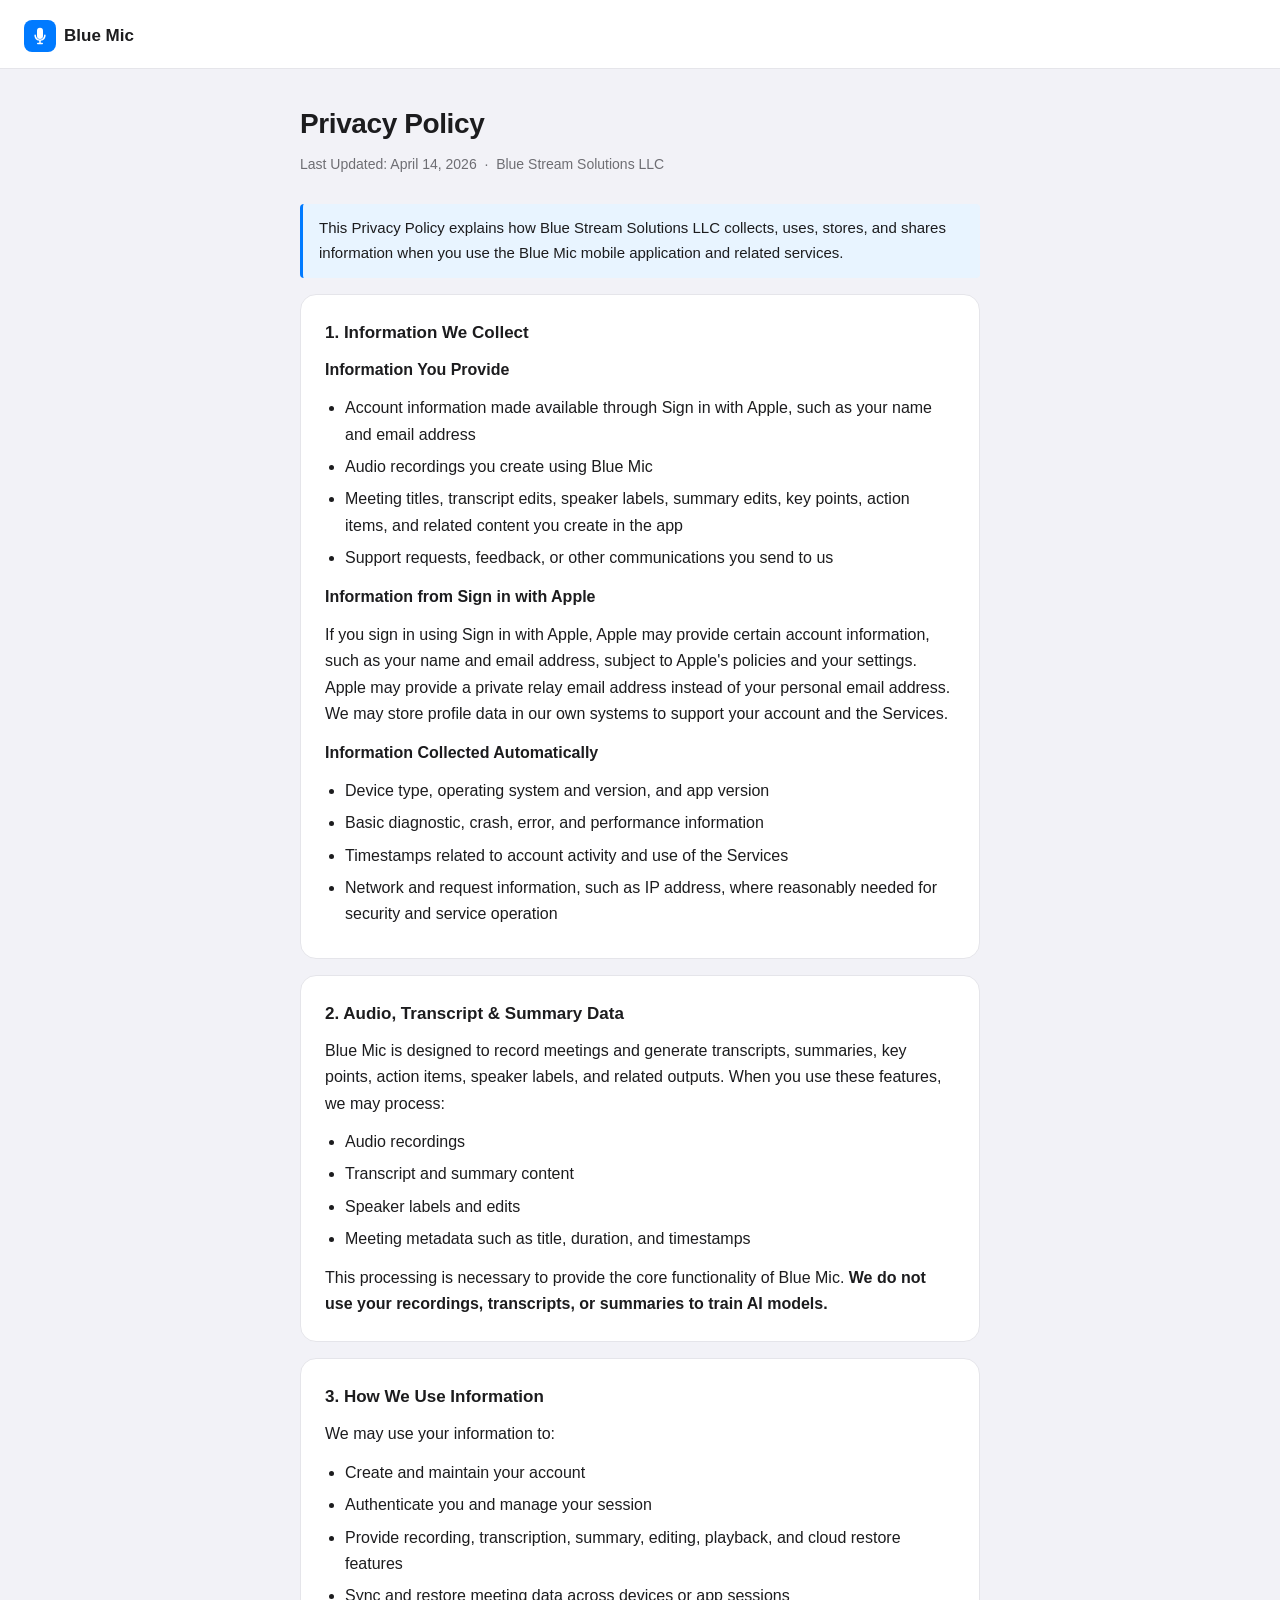
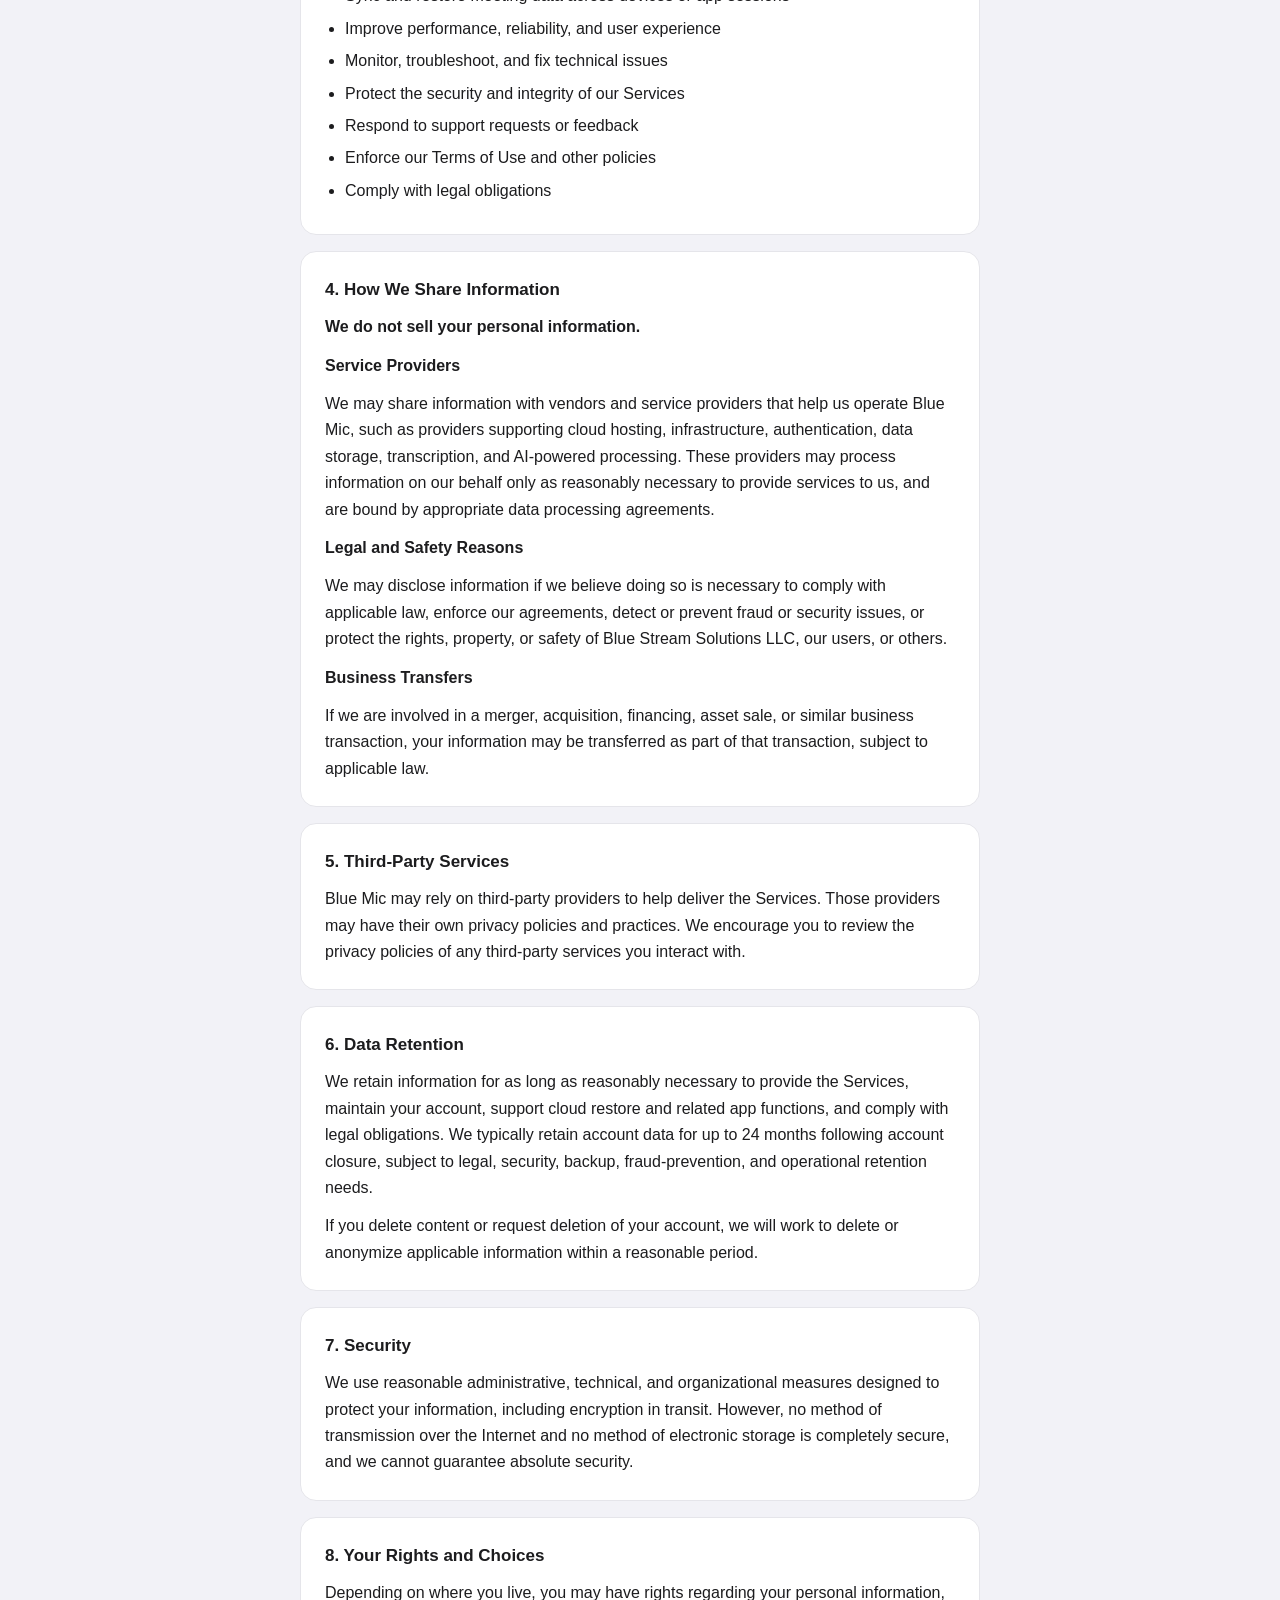
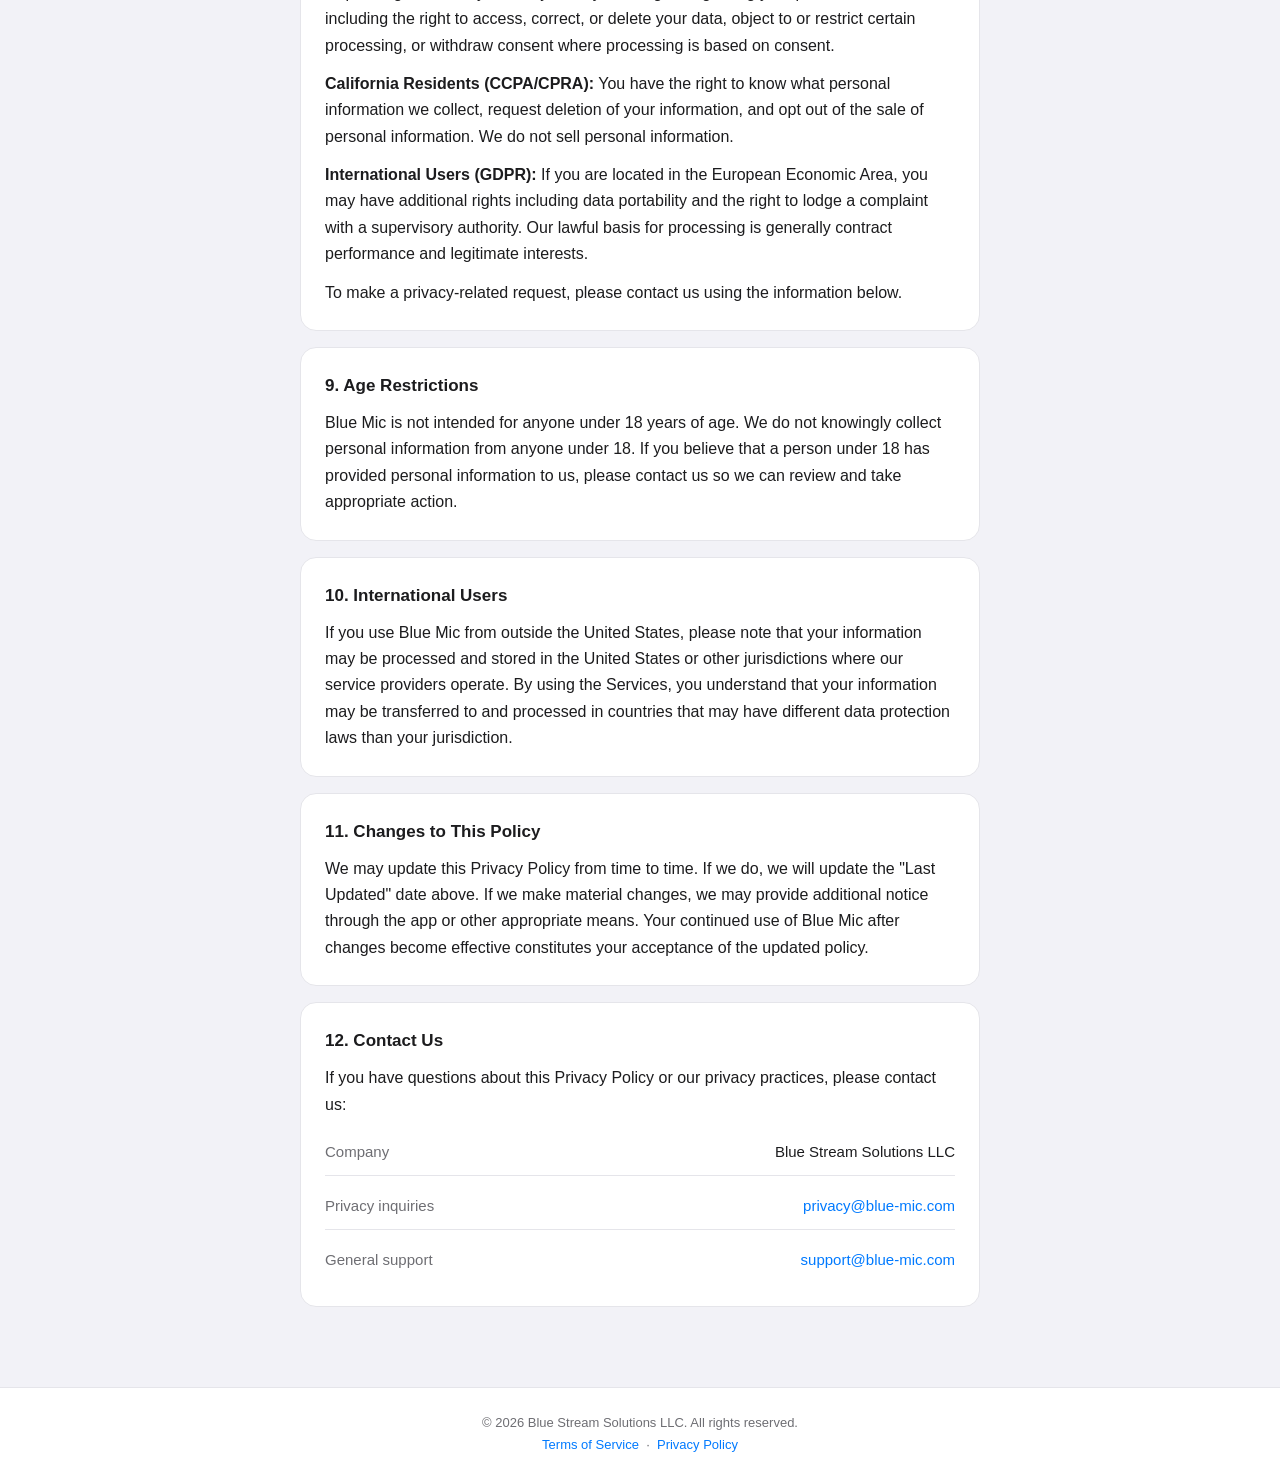
<file: privacy.html>
<!DOCTYPE html>
<html lang="en">
<head>
  <meta charset="UTF-8" />
  <meta name="viewport" content="width=device-width, initial-scale=1.0" />
  <title>Privacy Policy – Blue Mic</title>
  <style>
    :root {
      --blue: #007AFF;
      --text: #1c1c1e;
      --secondary: #6e6e73;
      --bg: #f2f2f7;
      --card: #ffffff;
      --border: #e5e5ea;
    }
    * { box-sizing: border-box; margin: 0; padding: 0; }
    body {
      font-family: -apple-system, BlinkMacSystemFont, "Segoe UI", Helvetica, Arial, sans-serif;
      background: var(--bg);
      color: var(--text);
      font-size: 16px;
      line-height: 1.65;
      -webkit-font-smoothing: antialiased;
    }
    header {
      background: var(--card);
      border-bottom: 1px solid var(--border);
      padding: 20px 24px 16px;
      position: sticky;
      top: 0;
      z-index: 10;
    }
    header .logo {
      display: flex;
      align-items: center;
      gap: 8px;
      text-decoration: none;
    }
    header .logo-icon {
      width: 32px;
      height: 32px;
      background: var(--blue);
      border-radius: 8px;
      display: flex;
      align-items: center;
      justify-content: center;
    }
    header .logo-icon svg { width: 18px; height: 18px; fill: white; }
    header .logo-name {
      font-size: 17px;
      font-weight: 600;
      color: var(--text);
    }
    .container {
      max-width: 720px;
      margin: 0 auto;
      padding: 32px 20px 64px;
    }
    h1 {
      font-size: 28px;
      font-weight: 700;
      letter-spacing: -0.4px;
      margin-bottom: 6px;
    }
    .meta {
      font-size: 14px;
      color: var(--secondary);
      margin-bottom: 28px;
    }
    .card {
      background: var(--card);
      border-radius: 16px;
      padding: 24px;
      margin-bottom: 16px;
      border: 1px solid var(--border);
    }
    h2 {
      font-size: 17px;
      font-weight: 600;
      margin-bottom: 10px;
      color: var(--text);
    }
    p { margin-bottom: 12px; color: var(--text); }
    p:last-child { margin-bottom: 0; }
    ul {
      padding-left: 20px;
      margin-bottom: 12px;
    }
    ul:last-child { margin-bottom: 0; }
    li { margin-bottom: 6px; }
    a { color: var(--blue); text-decoration: none; }
    a:hover { text-decoration: underline; }
    .highlight {
      background: #e8f4ff;
      border-left: 3px solid var(--blue);
      border-radius: 4px;
      padding: 12px 16px;
      font-size: 15px;
      color: var(--text);
      margin-bottom: 16px;
    }
    .contact-grid {
      display: flex;
      flex-direction: column;
      gap: 8px;
    }
    .contact-item {
      display: flex;
      justify-content: space-between;
      align-items: center;
      padding: 10px 0;
      border-bottom: 1px solid var(--border);
      font-size: 15px;
    }
    .contact-item:last-child { border-bottom: none; }
    .contact-label { color: var(--secondary); }
    footer {
      text-align: center;
      font-size: 13px;
      color: var(--secondary);
      padding: 24px 20px;
      border-top: 1px solid var(--border);
      background: var(--card);
    }
  </style>
</head>
<body>

<header>
  <a class="logo" href="https://blue-mic.com">
    <div class="logo-icon">
      <svg viewBox="0 0 24 24" xmlns="http://www.w3.org/2000/svg">
        <path d="M12 1a4 4 0 0 1 4 4v7a4 4 0 0 1-8 0V5a4 4 0 0 1 4-4zm-6.5 9a1 1 0 0 1 1 1 5.5 5.5 0 0 0 11 0 1 1 0 1 1 2 0 7.5 7.5 0 0 1-6.5 7.43V21h2a1 1 0 1 1 0 2h-6a1 1 0 1 1 0-2h2v-2.57A7.5 7.5 0 0 1 4.5 11a1 1 0 0 1 1-1z"/>
      </svg>
    </div>
    <span class="logo-name">Blue Mic</span>
  </a>
</header>

<div class="container">
  <h1>Privacy Policy</h1>
  <p class="meta">Last Updated: April 14, 2026 &nbsp;·&nbsp; Blue Stream Solutions LLC</p>

  <div class="highlight">
    This Privacy Policy explains how Blue Stream Solutions LLC collects, uses, stores, and shares information when you use the Blue Mic mobile application and related services.
  </div>

  <div class="card">
    <h2>1. Information We Collect</h2>
    <p><strong>Information You Provide</strong></p>
    <ul>
      <li>Account information made available through Sign in with Apple, such as your name and email address</li>
      <li>Audio recordings you create using Blue Mic</li>
      <li>Meeting titles, transcript edits, speaker labels, summary edits, key points, action items, and related content you create in the app</li>
      <li>Support requests, feedback, or other communications you send to us</li>
    </ul>
    <p><strong>Information from Sign in with Apple</strong></p>
    <p>If you sign in using Sign in with Apple, Apple may provide certain account information, such as your name and email address, subject to Apple's policies and your settings. Apple may provide a private relay email address instead of your personal email address. We may store profile data in our own systems to support your account and the Services.</p>
    <p><strong>Information Collected Automatically</strong></p>
    <ul>
      <li>Device type, operating system and version, and app version</li>
      <li>Basic diagnostic, crash, error, and performance information</li>
      <li>Timestamps related to account activity and use of the Services</li>
      <li>Network and request information, such as IP address, where reasonably needed for security and service operation</li>
    </ul>
  </div>

  <div class="card">
    <h2>2. Audio, Transcript & Summary Data</h2>
    <p>Blue Mic is designed to record meetings and generate transcripts, summaries, key points, action items, speaker labels, and related outputs. When you use these features, we may process:</p>
    <ul>
      <li>Audio recordings</li>
      <li>Transcript and summary content</li>
      <li>Speaker labels and edits</li>
      <li>Meeting metadata such as title, duration, and timestamps</li>
    </ul>
    <p>This processing is necessary to provide the core functionality of Blue Mic. <strong>We do not use your recordings, transcripts, or summaries to train AI models.</strong></p>
  </div>

  <div class="card">
    <h2>3. How We Use Information</h2>
    <p>We may use your information to:</p>
    <ul>
      <li>Create and maintain your account</li>
      <li>Authenticate you and manage your session</li>
      <li>Provide recording, transcription, summary, editing, playback, and cloud restore features</li>
      <li>Sync and restore meeting data across devices or app sessions</li>
      <li>Improve performance, reliability, and user experience</li>
      <li>Monitor, troubleshoot, and fix technical issues</li>
      <li>Protect the security and integrity of our Services</li>
      <li>Respond to support requests or feedback</li>
      <li>Enforce our Terms of Use and other policies</li>
      <li>Comply with legal obligations</li>
    </ul>
  </div>

  <div class="card">
    <h2>4. How We Share Information</h2>
    <p><strong>We do not sell your personal information.</strong></p>
    <p><strong>Service Providers</strong></p>
    <p>We may share information with vendors and service providers that help us operate Blue Mic, such as providers supporting cloud hosting, infrastructure, authentication, data storage, transcription, and AI-powered processing. These providers may process information on our behalf only as reasonably necessary to provide services to us, and are bound by appropriate data processing agreements.</p>
    <p><strong>Legal and Safety Reasons</strong></p>
    <p>We may disclose information if we believe doing so is necessary to comply with applicable law, enforce our agreements, detect or prevent fraud or security issues, or protect the rights, property, or safety of Blue Stream Solutions LLC, our users, or others.</p>
    <p><strong>Business Transfers</strong></p>
    <p>If we are involved in a merger, acquisition, financing, asset sale, or similar business transaction, your information may be transferred as part of that transaction, subject to applicable law.</p>
  </div>

  <div class="card">
    <h2>5. Third-Party Services</h2>
    <p>Blue Mic may rely on third-party providers to help deliver the Services. Those providers may have their own privacy policies and practices. We encourage you to review the privacy policies of any third-party services you interact with.</p>
  </div>

  <div class="card">
    <h2>6. Data Retention</h2>
    <p>We retain information for as long as reasonably necessary to provide the Services, maintain your account, support cloud restore and related app functions, and comply with legal obligations. We typically retain account data for up to 24 months following account closure, subject to legal, security, backup, fraud-prevention, and operational retention needs.</p>
    <p>If you delete content or request deletion of your account, we will work to delete or anonymize applicable information within a reasonable period.</p>
  </div>

  <div class="card">
    <h2>7. Security</h2>
    <p>We use reasonable administrative, technical, and organizational measures designed to protect your information, including encryption in transit. However, no method of transmission over the Internet and no method of electronic storage is completely secure, and we cannot guarantee absolute security.</p>
  </div>

  <div class="card">
    <h2>8. Your Rights and Choices</h2>
    <p>Depending on where you live, you may have rights regarding your personal information, including the right to access, correct, or delete your data, object to or restrict certain processing, or withdraw consent where processing is based on consent.</p>
    <p><strong>California Residents (CCPA/CPRA):</strong> You have the right to know what personal information we collect, request deletion of your information, and opt out of the sale of personal information. We do not sell personal information.</p>
    <p><strong>International Users (GDPR):</strong> If you are located in the European Economic Area, you may have additional rights including data portability and the right to lodge a complaint with a supervisory authority. Our lawful basis for processing is generally contract performance and legitimate interests.</p>
    <p>To make a privacy-related request, please contact us using the information below.</p>
  </div>

  <div class="card">
    <h2>9. Age Restrictions</h2>
    <p>Blue Mic is not intended for anyone under 18 years of age. We do not knowingly collect personal information from anyone under 18. If you believe that a person under 18 has provided personal information to us, please contact us so we can review and take appropriate action.</p>
  </div>

  <div class="card">
    <h2>10. International Users</h2>
    <p>If you use Blue Mic from outside the United States, please note that your information may be processed and stored in the United States or other jurisdictions where our service providers operate. By using the Services, you understand that your information may be transferred to and processed in countries that may have different data protection laws than your jurisdiction.</p>
  </div>

  <div class="card">
    <h2>11. Changes to This Policy</h2>
    <p>We may update this Privacy Policy from time to time. If we do, we will update the "Last Updated" date above. If we make material changes, we may provide additional notice through the app or other appropriate means. Your continued use of Blue Mic after changes become effective constitutes your acceptance of the updated policy.</p>
  </div>

  <div class="card">
    <h2>12. Contact Us</h2>
    <p>If you have questions about this Privacy Policy or our privacy practices, please contact us:</p>
    <div class="contact-grid">
      <div class="contact-item">
        <span class="contact-label">Company</span>
        <span>Blue Stream Solutions LLC</span>
      </div>
      <div class="contact-item">
        <span class="contact-label">Privacy inquiries</span>
        <a href="mailto:privacy@blue-mic.com">privacy@blue-mic.com</a>
      </div>
      <div class="contact-item">
        <span class="contact-label">General support</span>
        <a href="mailto:support@blue-mic.com">support@blue-mic.com</a>
      </div>
    </div>
  </div>
</div>

<footer>
  &copy; 2026 Blue Stream Solutions LLC. All rights reserved.<br>
  <a href="https://blue-mic.com/terms">Terms of Service</a> &nbsp;·&nbsp; <a href="https://blue-mic.com/privacy">Privacy Policy</a>
</footer>

</body>
</html>
</file>
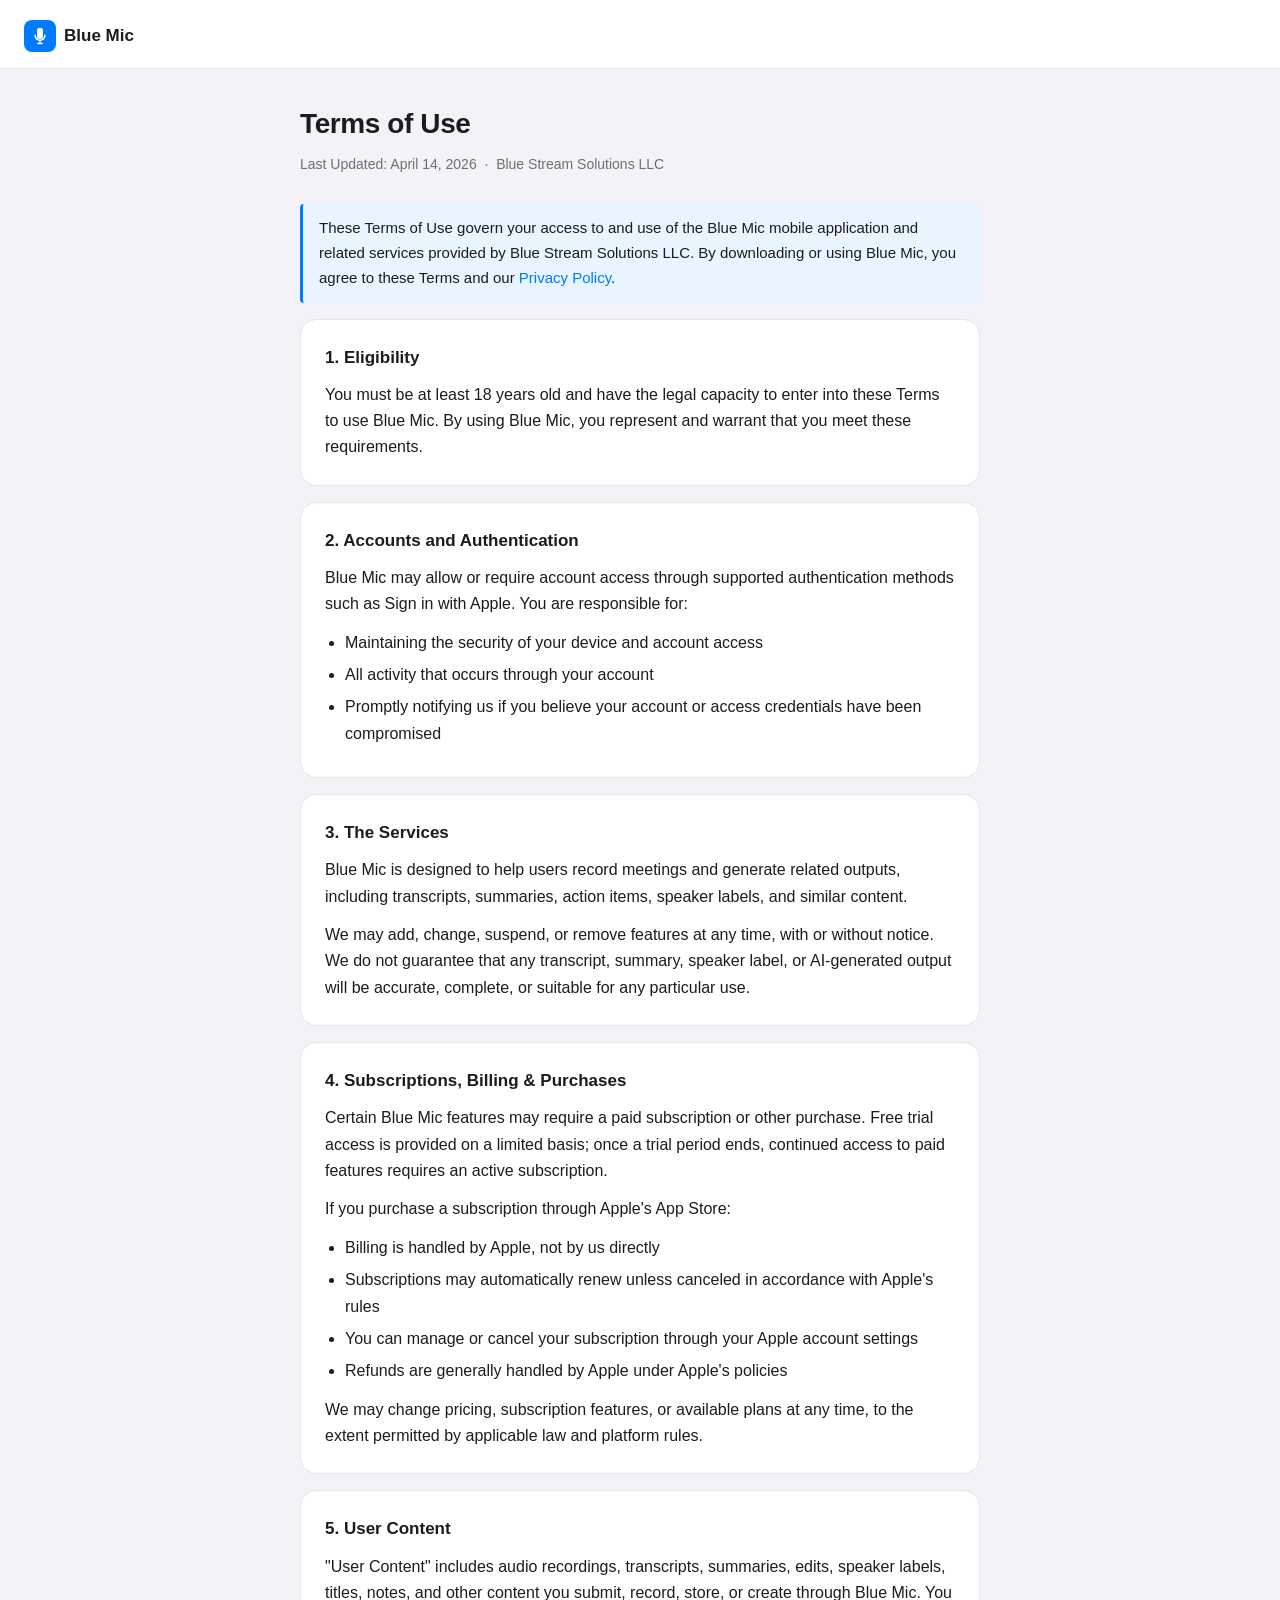
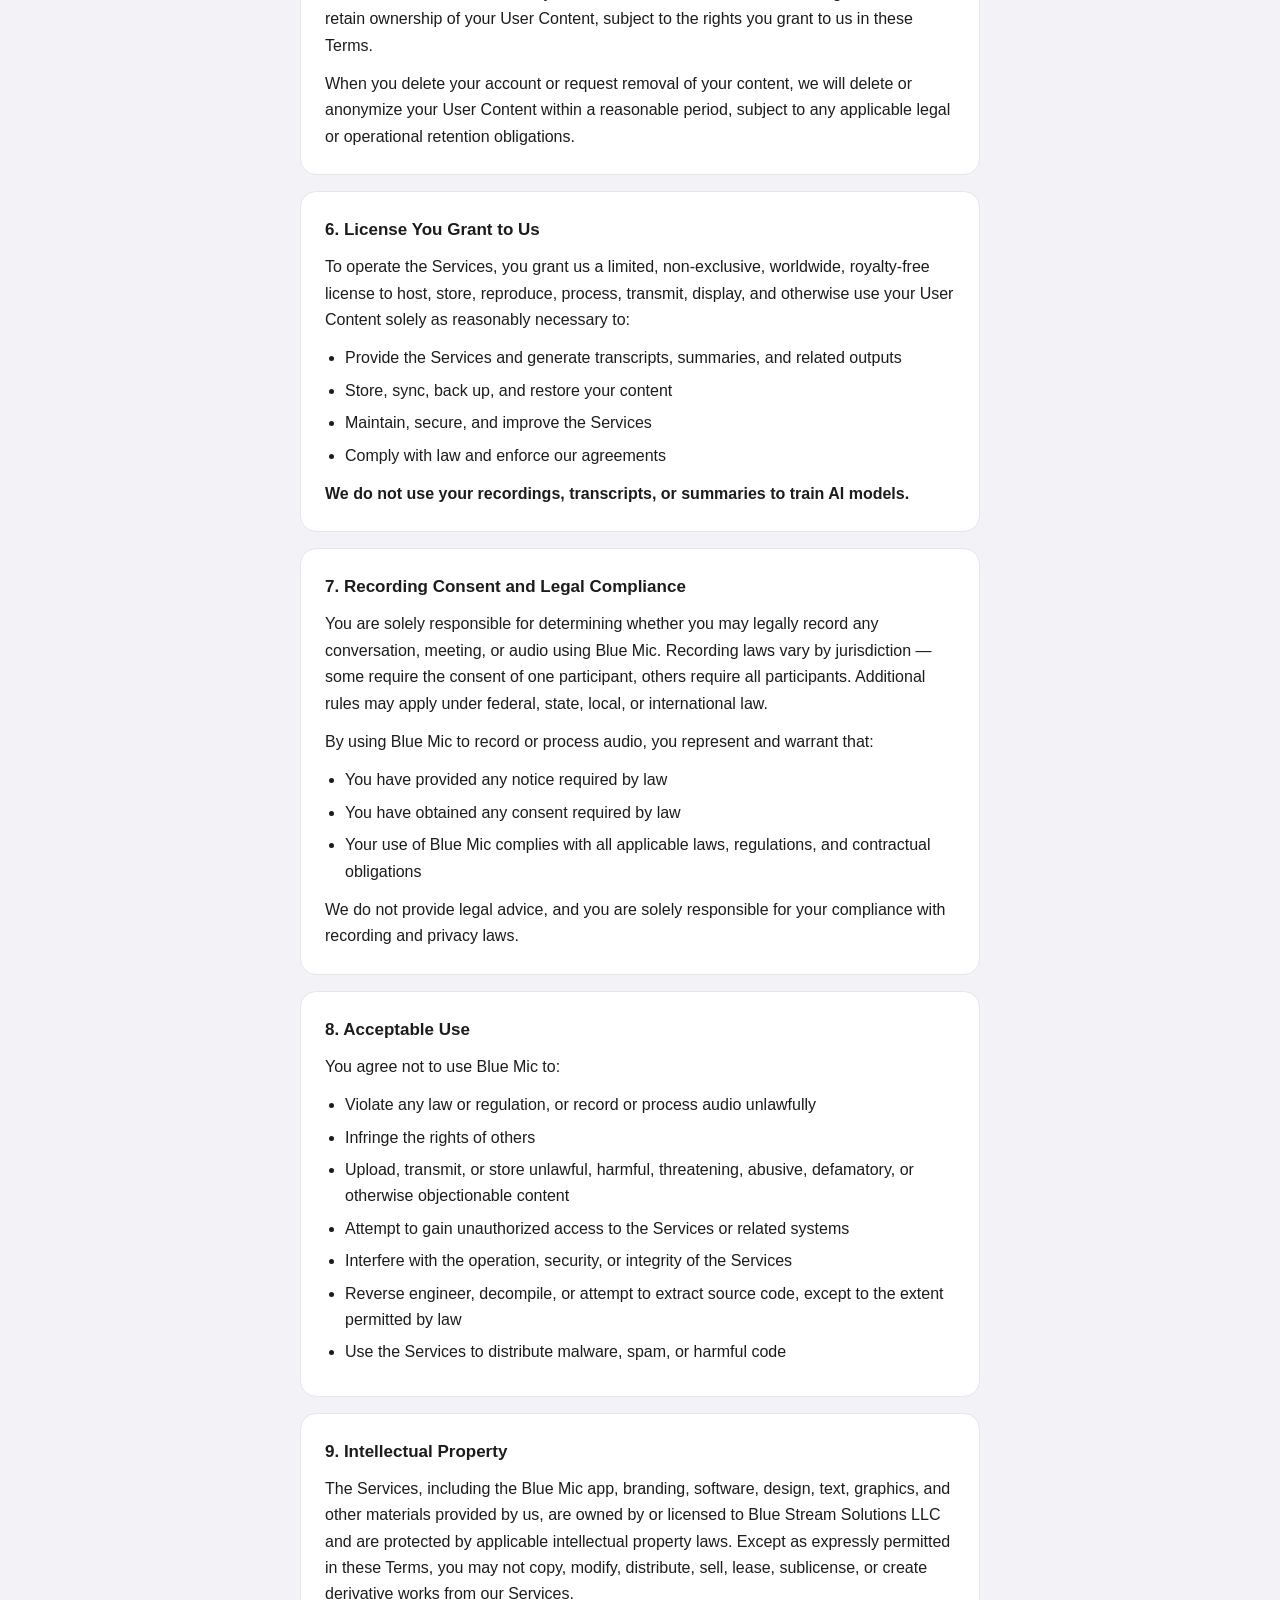
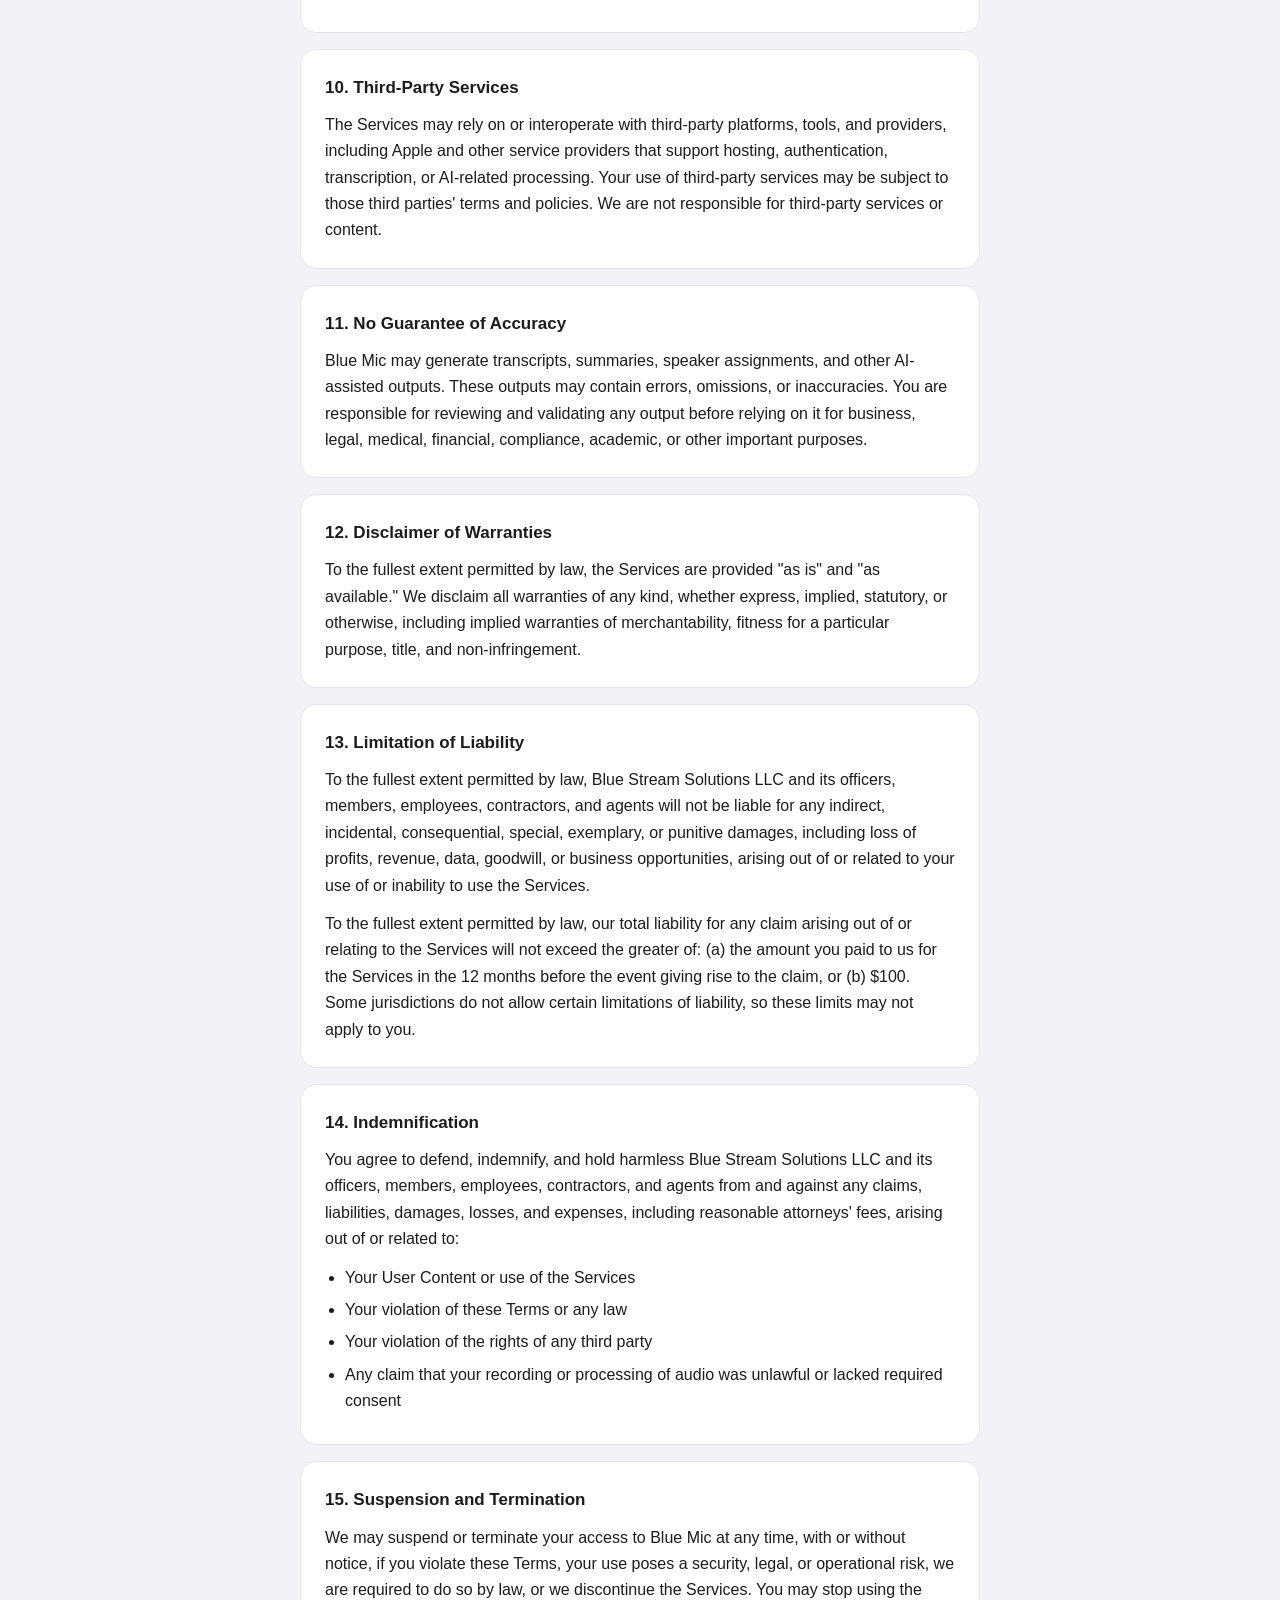
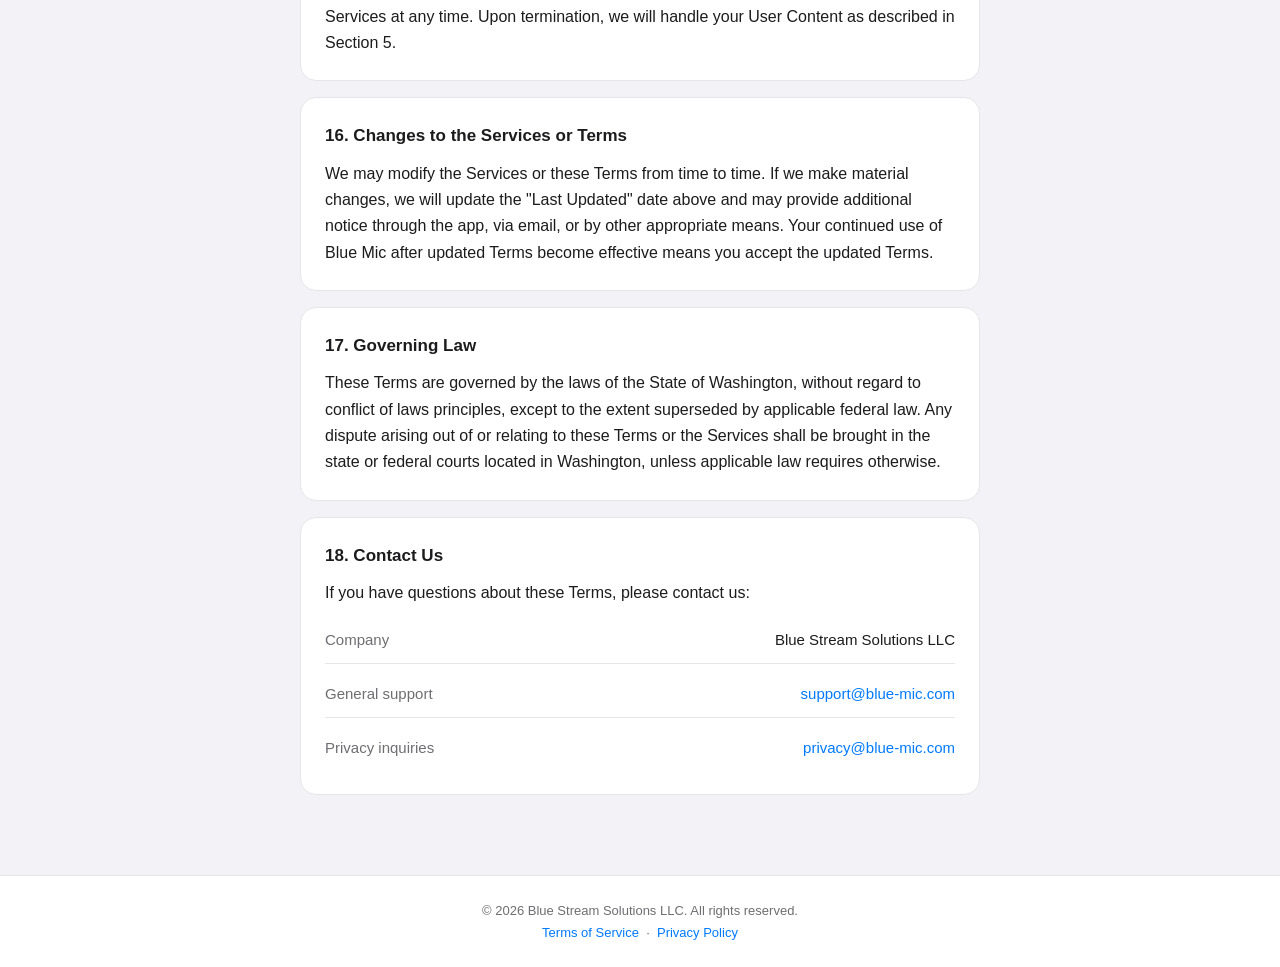
<file: terms.html>
<!DOCTYPE html>
<html lang="en">
<head>
  <meta charset="UTF-8" />
  <meta name="viewport" content="width=device-width, initial-scale=1.0" />
  <title>Terms of Use – Blue Mic</title>
  <style>
    :root {
      --blue: #007AFF;
      --text: #1c1c1e;
      --secondary: #6e6e73;
      --bg: #f2f2f7;
      --card: #ffffff;
      --border: #e5e5ea;
    }
    * { box-sizing: border-box; margin: 0; padding: 0; }
    body {
      font-family: -apple-system, BlinkMacSystemFont, "Segoe UI", Helvetica, Arial, sans-serif;
      background: var(--bg);
      color: var(--text);
      font-size: 16px;
      line-height: 1.65;
      -webkit-font-smoothing: antialiased;
    }
    header {
      background: var(--card);
      border-bottom: 1px solid var(--border);
      padding: 20px 24px 16px;
      position: sticky;
      top: 0;
      z-index: 10;
    }
    header .logo {
      display: flex;
      align-items: center;
      gap: 8px;
      text-decoration: none;
    }
    header .logo-icon {
      width: 32px;
      height: 32px;
      background: var(--blue);
      border-radius: 8px;
      display: flex;
      align-items: center;
      justify-content: center;
    }
    header .logo-icon svg { width: 18px; height: 18px; fill: white; }
    header .logo-name {
      font-size: 17px;
      font-weight: 600;
      color: var(--text);
    }
    .container {
      max-width: 720px;
      margin: 0 auto;
      padding: 32px 20px 64px;
    }
    h1 {
      font-size: 28px;
      font-weight: 700;
      letter-spacing: -0.4px;
      margin-bottom: 6px;
    }
    .meta {
      font-size: 14px;
      color: var(--secondary);
      margin-bottom: 28px;
    }
    .card {
      background: var(--card);
      border-radius: 16px;
      padding: 24px;
      margin-bottom: 16px;
      border: 1px solid var(--border);
    }
    h2 {
      font-size: 17px;
      font-weight: 600;
      margin-bottom: 10px;
      color: var(--text);
    }
    p { margin-bottom: 12px; color: var(--text); }
    p:last-child { margin-bottom: 0; }
    ul {
      padding-left: 20px;
      margin-bottom: 12px;
    }
    ul:last-child { margin-bottom: 0; }
    li { margin-bottom: 6px; }
    a { color: var(--blue); text-decoration: none; }
    a:hover { text-decoration: underline; }
    .highlight {
      background: #e8f4ff;
      border-left: 3px solid var(--blue);
      border-radius: 4px;
      padding: 12px 16px;
      font-size: 15px;
      color: var(--text);
      margin-bottom: 16px;
    }
    .contact-grid {
      display: flex;
      flex-direction: column;
      gap: 8px;
    }
    .contact-item {
      display: flex;
      justify-content: space-between;
      align-items: center;
      padding: 10px 0;
      border-bottom: 1px solid var(--border);
      font-size: 15px;
    }
    .contact-item:last-child { border-bottom: none; }
    .contact-label { color: var(--secondary); }
    footer {
      text-align: center;
      font-size: 13px;
      color: var(--secondary);
      padding: 24px 20px;
      border-top: 1px solid var(--border);
      background: var(--card);
    }
  </style>
</head>
<body>

<header>
  <a class="logo" href="https://blue-mic.com">
    <div class="logo-icon">
      <svg viewBox="0 0 24 24" xmlns="http://www.w3.org/2000/svg">
        <path d="M12 1a4 4 0 0 1 4 4v7a4 4 0 0 1-8 0V5a4 4 0 0 1 4-4zm-6.5 9a1 1 0 0 1 1 1 5.5 5.5 0 0 0 11 0 1 1 0 1 1 2 0 7.5 7.5 0 0 1-6.5 7.43V21h2a1 1 0 1 1 0 2h-6a1 1 0 1 1 0-2h2v-2.57A7.5 7.5 0 0 1 4.5 11a1 1 0 0 1 1-1z"/>
      </svg>
    </div>
    <span class="logo-name">Blue Mic</span>
  </a>
</header>

<div class="container">
  <h1>Terms of Use</h1>
  <p class="meta">Last Updated: April 14, 2026 &nbsp;·&nbsp; Blue Stream Solutions LLC</p>

  <div class="highlight">
    These Terms of Use govern your access to and use of the Blue Mic mobile application and related services provided by Blue Stream Solutions LLC. By downloading or using Blue Mic, you agree to these Terms and our <a href="https://blue-mic.com/privacy">Privacy Policy</a>.
  </div>

  <div class="card">
    <h2>1. Eligibility</h2>
    <p>You must be at least 18 years old and have the legal capacity to enter into these Terms to use Blue Mic. By using Blue Mic, you represent and warrant that you meet these requirements.</p>
  </div>

  <div class="card">
    <h2>2. Accounts and Authentication</h2>
    <p>Blue Mic may allow or require account access through supported authentication methods such as Sign in with Apple. You are responsible for:</p>
    <ul>
      <li>Maintaining the security of your device and account access</li>
      <li>All activity that occurs through your account</li>
      <li>Promptly notifying us if you believe your account or access credentials have been compromised</li>
    </ul>
  </div>

  <div class="card">
    <h2>3. The Services</h2>
    <p>Blue Mic is designed to help users record meetings and generate related outputs, including transcripts, summaries, action items, speaker labels, and similar content.</p>
    <p>We may add, change, suspend, or remove features at any time, with or without notice. We do not guarantee that any transcript, summary, speaker label, or AI-generated output will be accurate, complete, or suitable for any particular use.</p>
  </div>

  <div class="card">
    <h2>4. Subscriptions, Billing & Purchases</h2>
    <p>Certain Blue Mic features may require a paid subscription or other purchase. Free trial access is provided on a limited basis; once a trial period ends, continued access to paid features requires an active subscription.</p>
    <p>If you purchase a subscription through Apple's App Store:</p>
    <ul>
      <li>Billing is handled by Apple, not by us directly</li>
      <li>Subscriptions may automatically renew unless canceled in accordance with Apple's rules</li>
      <li>You can manage or cancel your subscription through your Apple account settings</li>
      <li>Refunds are generally handled by Apple under Apple's policies</li>
    </ul>
    <p>We may change pricing, subscription features, or available plans at any time, to the extent permitted by applicable law and platform rules.</p>
  </div>

  <div class="card">
    <h2>5. User Content</h2>
    <p>"User Content" includes audio recordings, transcripts, summaries, edits, speaker labels, titles, notes, and other content you submit, record, store, or create through Blue Mic. You retain ownership of your User Content, subject to the rights you grant to us in these Terms.</p>
    <p>When you delete your account or request removal of your content, we will delete or anonymize your User Content within a reasonable period, subject to any applicable legal or operational retention obligations.</p>
  </div>

  <div class="card">
    <h2>6. License You Grant to Us</h2>
    <p>To operate the Services, you grant us a limited, non-exclusive, worldwide, royalty-free license to host, store, reproduce, process, transmit, display, and otherwise use your User Content solely as reasonably necessary to:</p>
    <ul>
      <li>Provide the Services and generate transcripts, summaries, and related outputs</li>
      <li>Store, sync, back up, and restore your content</li>
      <li>Maintain, secure, and improve the Services</li>
      <li>Comply with law and enforce our agreements</li>
    </ul>
    <p><strong>We do not use your recordings, transcripts, or summaries to train AI models.</strong></p>
  </div>

  <div class="card">
    <h2>7. Recording Consent and Legal Compliance</h2>
    <p>You are solely responsible for determining whether you may legally record any conversation, meeting, or audio using Blue Mic. Recording laws vary by jurisdiction — some require the consent of one participant, others require all participants. Additional rules may apply under federal, state, local, or international law.</p>
    <p>By using Blue Mic to record or process audio, you represent and warrant that:</p>
    <ul>
      <li>You have provided any notice required by law</li>
      <li>You have obtained any consent required by law</li>
      <li>Your use of Blue Mic complies with all applicable laws, regulations, and contractual obligations</li>
    </ul>
    <p>We do not provide legal advice, and you are solely responsible for your compliance with recording and privacy laws.</p>
  </div>

  <div class="card">
    <h2>8. Acceptable Use</h2>
    <p>You agree not to use Blue Mic to:</p>
    <ul>
      <li>Violate any law or regulation, or record or process audio unlawfully</li>
      <li>Infringe the rights of others</li>
      <li>Upload, transmit, or store unlawful, harmful, threatening, abusive, defamatory, or otherwise objectionable content</li>
      <li>Attempt to gain unauthorized access to the Services or related systems</li>
      <li>Interfere with the operation, security, or integrity of the Services</li>
      <li>Reverse engineer, decompile, or attempt to extract source code, except to the extent permitted by law</li>
      <li>Use the Services to distribute malware, spam, or harmful code</li>
    </ul>
  </div>

  <div class="card">
    <h2>9. Intellectual Property</h2>
    <p>The Services, including the Blue Mic app, branding, software, design, text, graphics, and other materials provided by us, are owned by or licensed to Blue Stream Solutions LLC and are protected by applicable intellectual property laws. Except as expressly permitted in these Terms, you may not copy, modify, distribute, sell, lease, sublicense, or create derivative works from our Services.</p>
  </div>

  <div class="card">
    <h2>10. Third-Party Services</h2>
    <p>The Services may rely on or interoperate with third-party platforms, tools, and providers, including Apple and other service providers that support hosting, authentication, transcription, or AI-related processing. Your use of third-party services may be subject to those third parties' terms and policies. We are not responsible for third-party services or content.</p>
  </div>

  <div class="card">
    <h2>11. No Guarantee of Accuracy</h2>
    <p>Blue Mic may generate transcripts, summaries, speaker assignments, and other AI-assisted outputs. These outputs may contain errors, omissions, or inaccuracies. You are responsible for reviewing and validating any output before relying on it for business, legal, medical, financial, compliance, academic, or other important purposes.</p>
  </div>

  <div class="card">
    <h2>12. Disclaimer of Warranties</h2>
    <p>To the fullest extent permitted by law, the Services are provided "as is" and "as available." We disclaim all warranties of any kind, whether express, implied, statutory, or otherwise, including implied warranties of merchantability, fitness for a particular purpose, title, and non-infringement.</p>
  </div>

  <div class="card">
    <h2>13. Limitation of Liability</h2>
    <p>To the fullest extent permitted by law, Blue Stream Solutions LLC and its officers, members, employees, contractors, and agents will not be liable for any indirect, incidental, consequential, special, exemplary, or punitive damages, including loss of profits, revenue, data, goodwill, or business opportunities, arising out of or related to your use of or inability to use the Services.</p>
    <p>To the fullest extent permitted by law, our total liability for any claim arising out of or relating to the Services will not exceed the greater of: (a) the amount you paid to us for the Services in the 12 months before the event giving rise to the claim, or (b) $100. Some jurisdictions do not allow certain limitations of liability, so these limits may not apply to you.</p>
  </div>

  <div class="card">
    <h2>14. Indemnification</h2>
    <p>You agree to defend, indemnify, and hold harmless Blue Stream Solutions LLC and its officers, members, employees, contractors, and agents from and against any claims, liabilities, damages, losses, and expenses, including reasonable attorneys' fees, arising out of or related to:</p>
    <ul>
      <li>Your User Content or use of the Services</li>
      <li>Your violation of these Terms or any law</li>
      <li>Your violation of the rights of any third party</li>
      <li>Any claim that your recording or processing of audio was unlawful or lacked required consent</li>
    </ul>
  </div>

  <div class="card">
    <h2>15. Suspension and Termination</h2>
    <p>We may suspend or terminate your access to Blue Mic at any time, with or without notice, if you violate these Terms, your use poses a security, legal, or operational risk, we are required to do so by law, or we discontinue the Services. You may stop using the Services at any time. Upon termination, we will handle your User Content as described in Section 5.</p>
  </div>

  <div class="card">
    <h2>16. Changes to the Services or Terms</h2>
    <p>We may modify the Services or these Terms from time to time. If we make material changes, we will update the "Last Updated" date above and may provide additional notice through the app, via email, or by other appropriate means. Your continued use of Blue Mic after updated Terms become effective means you accept the updated Terms.</p>
  </div>

  <div class="card">
    <h2>17. Governing Law</h2>
    <p>These Terms are governed by the laws of the State of Washington, without regard to conflict of laws principles, except to the extent superseded by applicable federal law. Any dispute arising out of or relating to these Terms or the Services shall be brought in the state or federal courts located in Washington, unless applicable law requires otherwise.</p>
  </div>

  <div class="card">
    <h2>18. Contact Us</h2>
    <p>If you have questions about these Terms, please contact us:</p>
    <div class="contact-grid">
      <div class="contact-item">
        <span class="contact-label">Company</span>
        <span>Blue Stream Solutions LLC</span>
      </div>
      <div class="contact-item">
        <span class="contact-label">General support</span>
        <a href="mailto:support@blue-mic.com">support@blue-mic.com</a>
      </div>
      <div class="contact-item">
        <span class="contact-label">Privacy inquiries</span>
        <a href="mailto:privacy@blue-mic.com">privacy@blue-mic.com</a>
      </div>
    </div>
  </div>
</div>

<footer>
  &copy; 2026 Blue Stream Solutions LLC. All rights reserved.<br>
  <a href="https://blue-mic.com/terms">Terms of Service</a> &nbsp;·&nbsp; <a href="https://blue-mic.com/privacy">Privacy Policy</a>
</footer>

</body>
</html>
</file>
